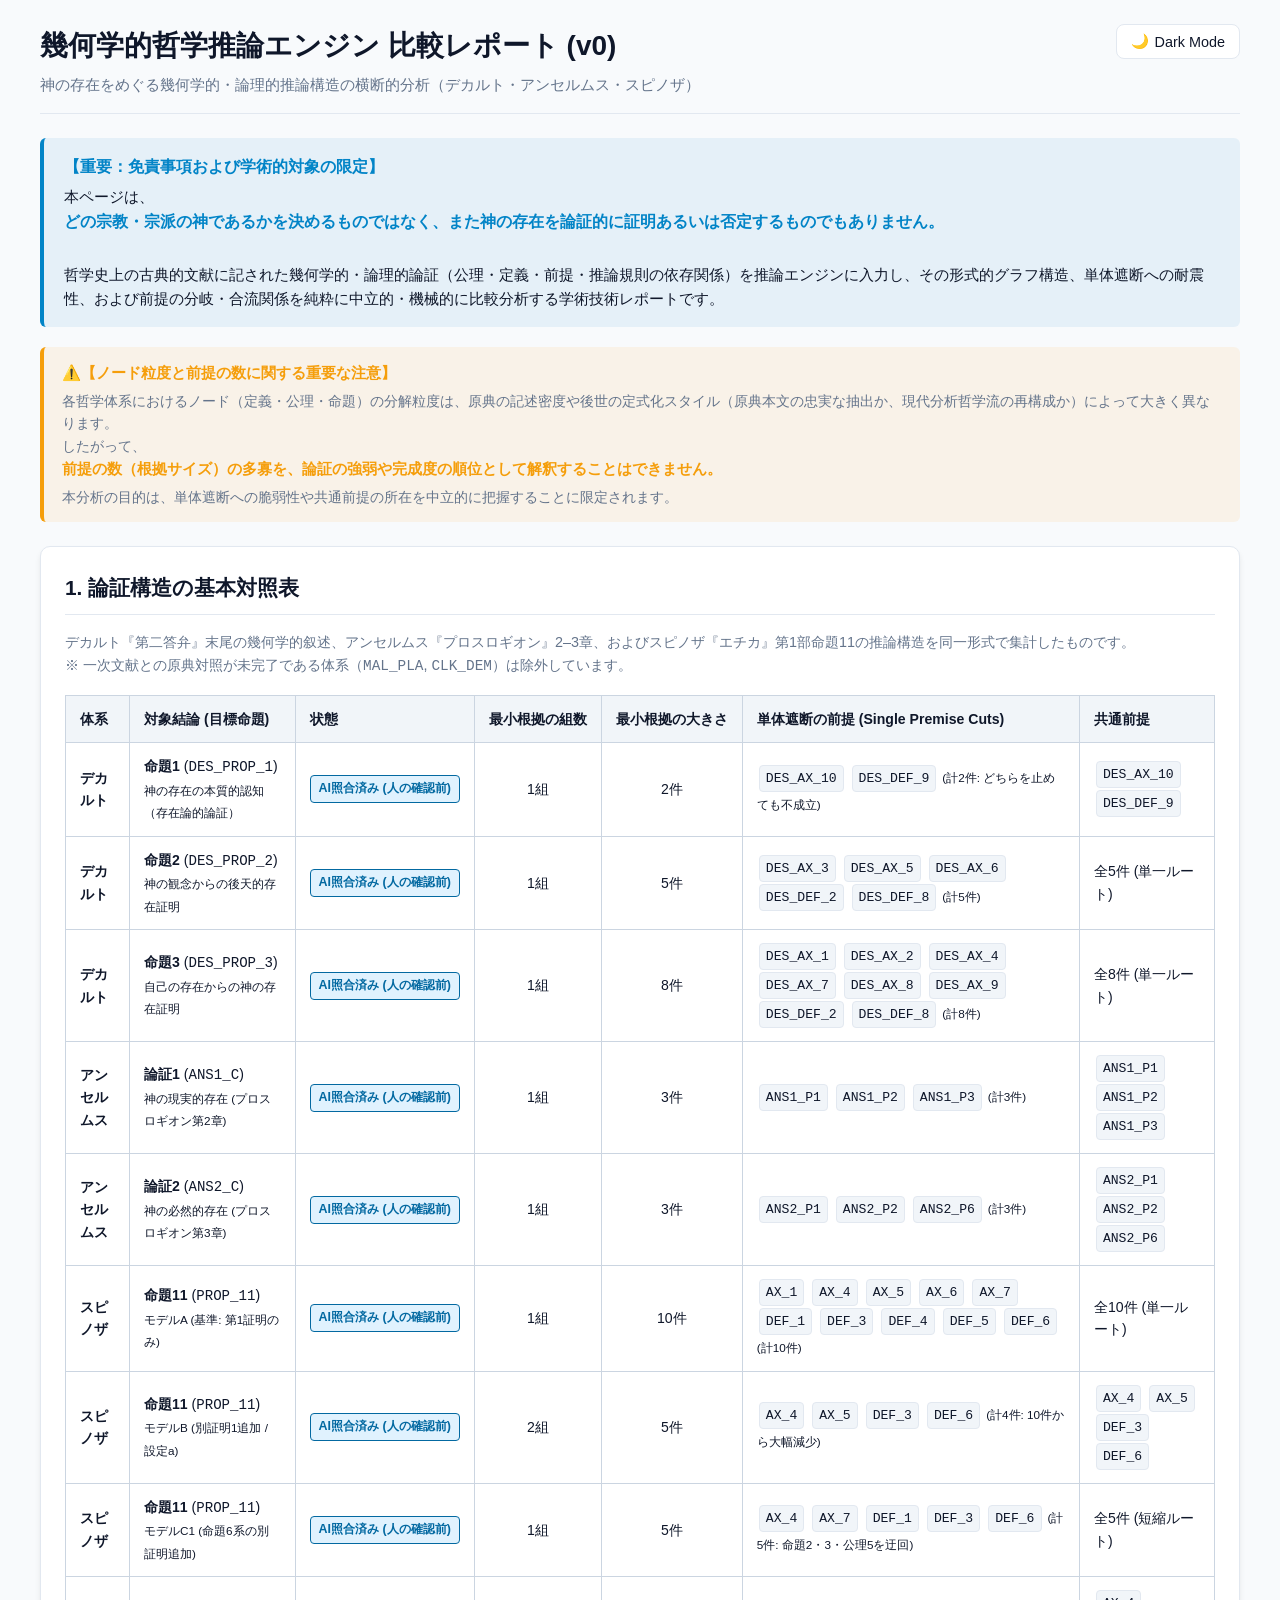
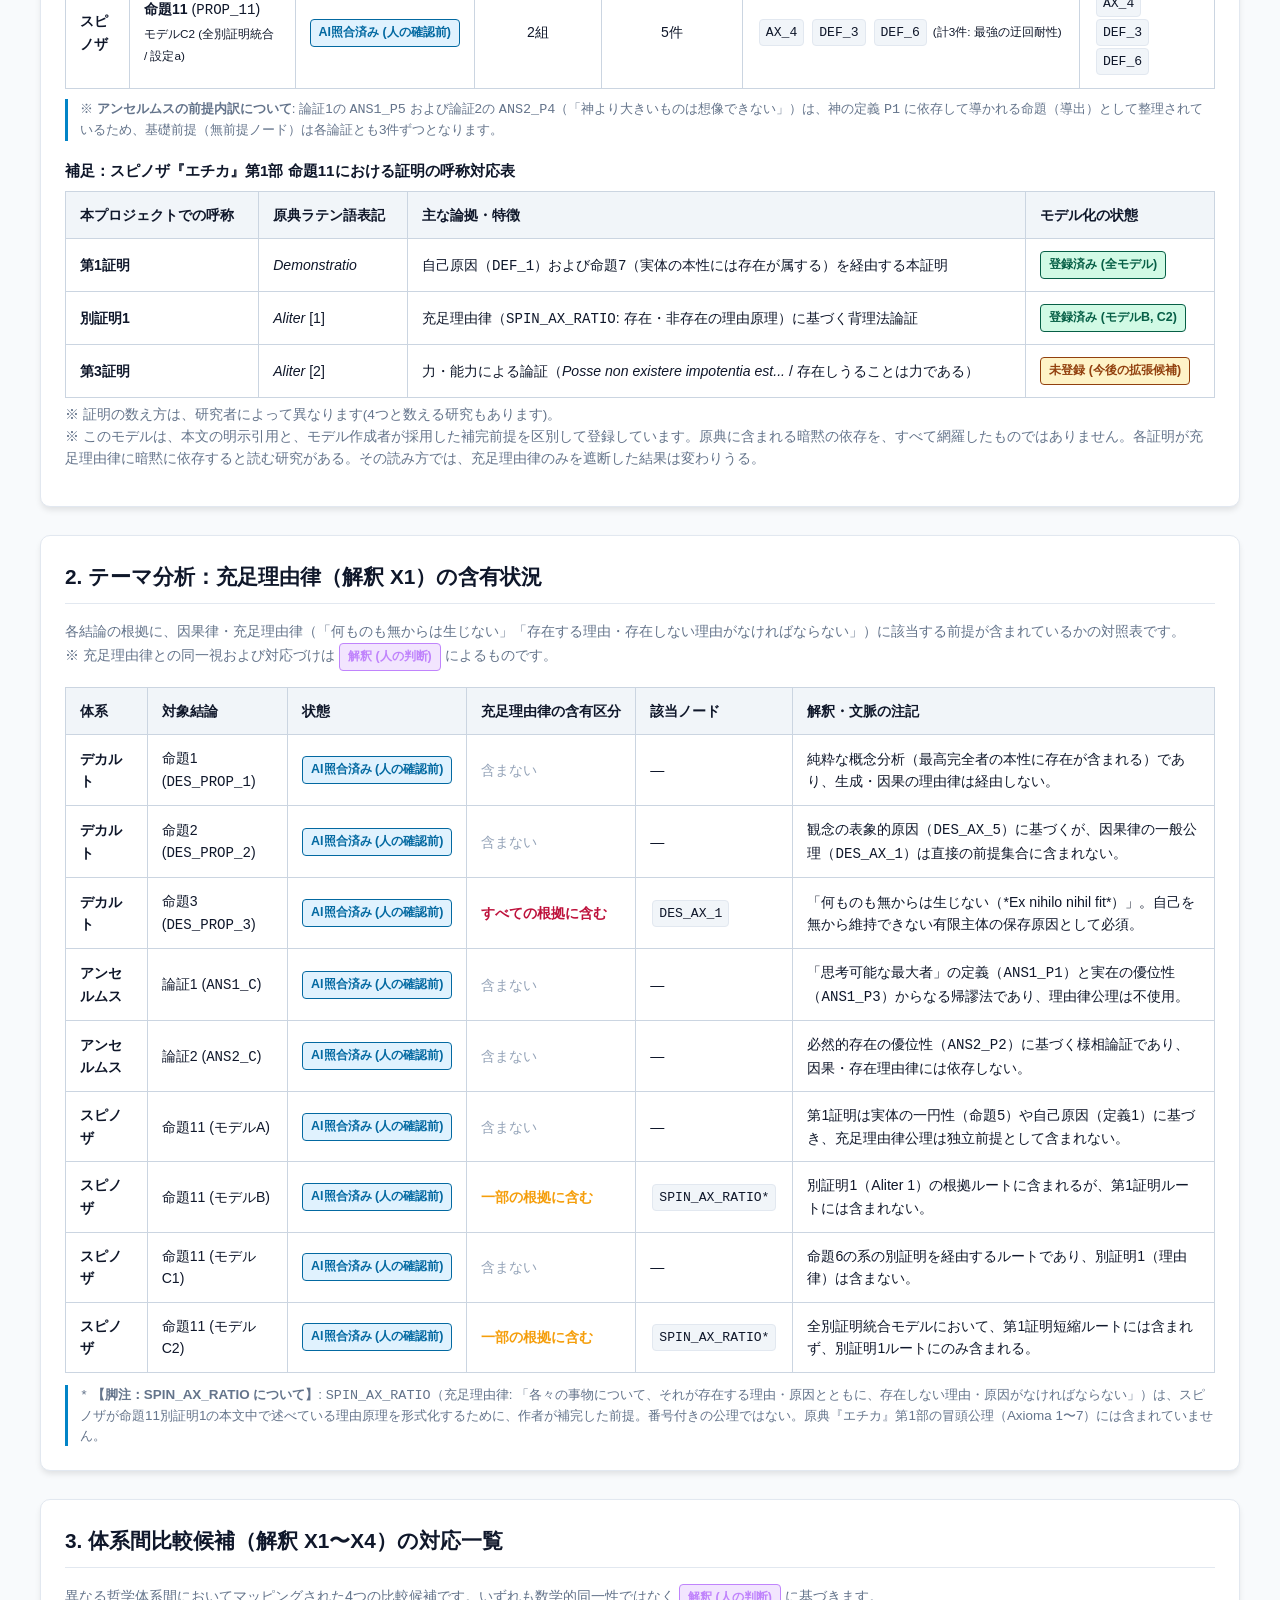
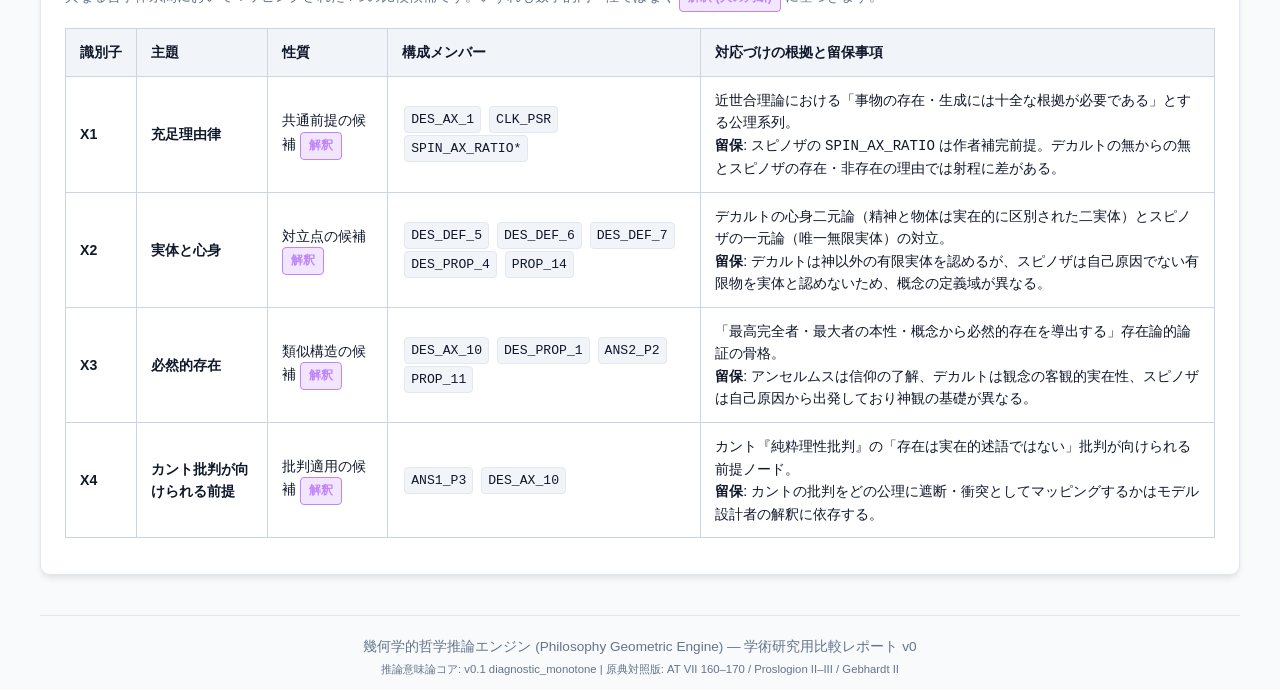
<file: web/comparison_v0.html>
<!DOCTYPE html>
<html lang="ja">
<head>
  <meta charset="UTF-8">
  <meta name="viewport" content="width=device-width, initial-scale=1.0">
  <title>神の存在をめぐる論証 比較レポート (v0) | 幾何学的哲学推論エンジン</title>
  <style>
    :root {
      --bg-color: #0f141c;
      --card-bg: #161e2e;
      --card-border: #233044;
      --text-main: #e2e8f0;
      --text-muted: #94a3b8;
      --accent: #38bdf8;
      --accent-rgb: 56, 189, 248;
      --badge-verified-bg: rgba(16, 185, 129, 0.15);
      --badge-verified-text: #34d399;
      --badge-ai-bg: rgba(56, 189, 248, 0.15);
      --badge-ai-text: #38bdf8;
      --badge-unverified-bg: rgba(245, 158, 11, 0.15);
      --badge-unverified-text: #fbbf24;
      --table-header-bg: #1e293b;
      --table-row-hover: #1e293b;
      --table-border: #334155;
      --tag-bg: #1e293b;
      --psr-yes: #f43f5e;
      --psr-no: #64748b;
    }

    [data-theme="light"] {
      --bg-color: #f8fafc;
      --card-bg: #ffffff;
      --card-border: #e2e8f0;
      --text-main: #0f172a;
      --text-muted: #64748b;
      --accent: #0284c7;
      --accent-rgb: 2, 132, 199;
      --badge-verified-bg: #d1fae5;
      --badge-verified-text: #065f46;
      --badge-ai-bg: #e0f2fe;
      --badge-ai-text: #0369a1;
      --badge-unverified-bg: #fef3c7;
      --badge-unverified-text: #92400e;
      --table-header-bg: #f1f5f9;
      --table-row-hover: #f8fafc;
      --table-border: #cbd5e1;
      --tag-bg: #f1f5f9;
      --psr-yes: #be123c;
      --psr-no: #94a3b8;
    }

    * {
      box-sizing: border-box;
      margin: 0;
      padding: 0;
    }

    body {
      font-family: -apple-system, BlinkMacSystemFont, "Segoe UI", Roboto, "Helvetica Neue", Arial, sans-serif;
      background-color: var(--bg-color);
      color: var(--text-main);
      line-height: 1.6;
      padding: 24px;
      transition: background-color 0.2s ease, color 0.2s ease;
    }

    .container {
      max-width: 1200px;
      margin: 0 auto;
    }

    /* ヘッダー */
    header {
      display: flex;
      justify-content: space-between;
      align-items: flex-start;
      margin-bottom: 24px;
      border-bottom: 1px solid var(--card-border);
      padding-bottom: 16px;
    }

    .header-title h1 {
      font-size: 1.75rem;
      font-weight: 700;
      color: var(--text-main);
      display: flex;
      align-items: center;
      gap: 12px;
    }

    .header-title p {
      font-size: 0.95rem;
      color: var(--text-muted);
      margin-top: 4px;
    }

    .theme-toggle-btn {
      background: var(--card-bg);
      border: 1px solid var(--card-border);
      color: var(--text-main);
      padding: 8px 14px;
      border-radius: 8px;
      cursor: pointer;
      font-size: 0.9rem;
      font-weight: 500;
      display: flex;
      align-items: center;
      gap: 6px;
      transition: all 0.2s;
    }

    .theme-toggle-btn:hover {
      border-color: var(--accent);
    }

    /* 免責事項・警告カード */
    .disclaimer-card {
      background: rgba(var(--accent-rgb), 0.08);
      border-left: 4px solid var(--accent);
      padding: 16px 20px;
      border-radius: 6px;
      margin-bottom: 20px;
    }

    .disclaimer-card strong {
      display: block;
      color: var(--accent);
      font-size: 1rem;
      margin-bottom: 6px;
    }

    .disclaimer-card p {
      font-size: 0.92rem;
      color: var(--text-main);
    }

    .warning-card {
      background: rgba(245, 158, 11, 0.08);
      border-left: 4px solid #f59e0b;
      padding: 14px 18px;
      border-radius: 6px;
      margin-bottom: 24px;
    }

    .warning-card strong {
      color: #f59e0b;
      font-size: 0.95rem;
      display: block;
      margin-bottom: 4px;
    }

    .warning-card p {
      font-size: 0.88rem;
      color: var(--text-muted);
    }

    /* セクション */
    section {
      background: var(--card-bg);
      border: 1px solid var(--card-border);
      border-radius: 10px;
      padding: 24px;
      margin-bottom: 28px;
      box-shadow: 0 4px 6px -1px rgba(0, 0, 0, 0.1);
    }

    section h2 {
      font-size: 1.3rem;
      font-weight: 600;
      margin-bottom: 16px;
      display: flex;
      align-items: center;
      gap: 8px;
      color: var(--text-main);
      border-bottom: 1px solid var(--card-border);
      padding-bottom: 10px;
    }

    .section-desc {
      font-size: 0.9rem;
      color: var(--text-muted);
      margin-bottom: 16px;
    }

    /* テーブル */
    .table-responsive {
      overflow-x: auto;
      margin-bottom: 12px;
    }

    table {
      width: 100%;
      border-collapse: collapse;
      font-size: 0.88rem;
      text-align: left;
    }

    th, td {
      padding: 12px 14px;
      border: 1px solid var(--table-border);
    }

    th {
      background-color: var(--table-header-bg);
      font-weight: 600;
      color: var(--text-main);
      white-space: nowrap;
    }

    tr:hover {
      background-color: var(--table-row-hover);
    }

    /* バッジ */
    .badge {
      display: inline-block;
      padding: 3px 8px;
      border-radius: 4px;
      font-size: 0.78rem;
      font-weight: 600;
      white-space: nowrap;
    }

    .badge-verified {
      background-color: var(--badge-verified-bg);
      color: var(--badge-verified-text);
      border: 1px solid var(--badge-verified-text);
    }

    .badge-ai {
      background-color: var(--badge-ai-bg);
      color: var(--badge-ai-text);
      border: 1px solid var(--badge-ai-text);
    }

    .badge-unverified {
      background-color: var(--badge-unverified-bg);
      color: var(--badge-unverified-text);
      border: 1px solid var(--badge-unverified-text);
    }

    .badge-interpretive {
      background-color: rgba(168, 85, 247, 0.15);
      color: #c084fc;
      border: 1px solid #c084fc;
    }

    /* ノードタグ */
    .node-code {
      font-family: ui-monospace, SFMono-Regular, Menlo, Monaco, Consolas, monospace;
      font-size: 0.82rem;
      background: var(--tag-bg);
      padding: 2px 6px;
      border-radius: 4px;
      border: 1px solid var(--card-border);
      display: inline-block;
      margin: 1px 2px;
    }

    .psr-partial {
      color: #f59e0b;
      font-weight: 700;
    }

    .psr-yes {
      color: var(--psr-yes);
      font-weight: 700;
    }

    .psr-no {
      color: var(--psr-no);
    }

    footer {
      text-align: center;
      font-size: 0.85rem;
      color: var(--text-muted);
      margin-top: 40px;
      padding-top: 20px;
      border-top: 1px solid var(--card-border);
    }
  </style>
</head>
<body>
  <div class="container">
    <!-- ヘッダー -->
    <header>
      <div class="header-title">
        <h1>幾何学的哲学推論エンジン 比較レポート (v0)</h1>
        <p>神の存在をめぐる幾何学的・論理的推論構造の横断的分析（デカルト・アンセルムス・スピノザ）</p>
      </div>
      <button class="theme-toggle-btn" id="themeToggleBtn" onclick="toggleTheme()">
        <span id="themeIcon">☀️</span> <span id="themeText">Light Mode</span>
      </button>
    </header>

    <!-- 冒頭の免責事項 -->
    <div class="disclaimer-card">
      <strong>【重要：免責事項および学術的対象の限定】</strong>
      <p>
        本ページは、<strong>どの宗教・宗派の神であるかを決めるものではなく、また神の存在を論証的に証明あるいは否定するものでもありません。</strong><br>
        哲学史上の古典的文献に記された幾何学的・論理的論証（公理・定義・前提・推論規則の依存関係）を推論エンジンに入力し、その形式的グラフ構造、単体遮断への耐震性、および前提の分岐・合流関係を純粋に中立的・機械的に比較分析する学術技術レポートです。
      </p>
    </div>

    <!-- 表の上：前提数とノード粒度に関する注意 -->
    <div class="warning-card">
      <strong>⚠️【ノード粒度と前提の数に関する重要な注意】</strong>
      <p>
        各哲学体系におけるノード（定義・公理・命題）の分解粒度は、原典の記述密度や後世の定式化スタイル（原典本文の忠実な抽出か、現代分析哲学流の再構成か）によって大きく異なります。<br>
        したがって、<strong>前提の数（根拠サイズ）の多寡を、論証の強弱や完成度の順位として解釈することはできません。</strong> 本分析の目的は、単体遮断への脆弱性や共通前提の所在を中立的に把握することに限定されます。
      </p>
    </div>

    <!-- 第1部：基本対照表 -->
    <section>
      <h2>1. 論証構造の基本対照表</h2>
      <p class="section-desc">
        デカルト『第二答弁』末尾の幾何学的叙述、アンセルムス『プロスロギオン』2–3章、およびスピノザ『エチカ』第1部命題11の推論構造を同一形式で集計したものです。<br>
        ※ 一次文献との原典対照が未完了である体系（<code>MAL_PLA</code>, <code>CLK_DEM</code>）は除外しています。
      </p>

      <div class="table-responsive">
        <table>
          <thead>
            <tr>
              <th>体系</th>
              <th>対象結論 (目標命題)</th>
              <th>状態</th>
              <th>最小根拠の組数</th>
              <th>最小根拠の大きさ</th>
              <th>単体遮断の前提 (Single Premise Cuts)</th>
              <th>共通前提</th>
            </tr>
          </thead>
          <tbody>
            <tr>
              <td><strong>デカルト</strong></td>
              <td>
                <strong>命題1</strong> (<code>DES_PROP_1</code>)<br>
                <small>神の存在の本質的認知（存在論的論証）</small>
              </td>
              <td><span class="badge badge-ai">AI照合済み (人の確認前)</span></td>
              <td style="text-align: center;">1組</td>
              <td style="text-align: center;">2件</td>
              <td>
                <span class="node-code">DES_AX_10</span>
                <span class="node-code">DES_DEF_9</span>
                <small>(計2件: どちらを止めても不成立)</small>
              </td>
              <td><span class="node-code">DES_AX_10</span> <span class="node-code">DES_DEF_9</span></td>
            </tr>
            <tr>
              <td><strong>デカルト</strong></td>
              <td>
                <strong>命題2</strong> (<code>DES_PROP_2</code>)<br>
                <small>神の観念からの後天的存在証明</small>
              </td>
              <td><span class="badge badge-ai">AI照合済み (人の確認前)</span></td>
              <td style="text-align: center;">1組</td>
              <td style="text-align: center;">5件</td>
              <td>
                <span class="node-code">DES_AX_3</span>
                <span class="node-code">DES_AX_5</span>
                <span class="node-code">DES_AX_6</span>
                <span class="node-code">DES_DEF_2</span>
                <span class="node-code">DES_DEF_8</span>
                <small>(計5件)</small>
              </td>
              <td>全5件 (単一ルート)</td>
            </tr>
            <tr>
              <td><strong>デカルト</strong></td>
              <td>
                <strong>命題3</strong> (<code>DES_PROP_3</code>)<br>
                <small>自己の存在からの神の存在証明</small>
              </td>
              <td><span class="badge badge-ai">AI照合済み (人の確認前)</span></td>
              <td style="text-align: center;">1組</td>
              <td style="text-align: center;">8件</td>
              <td>
                <span class="node-code">DES_AX_1</span>
                <span class="node-code">DES_AX_2</span>
                <span class="node-code">DES_AX_4</span>
                <span class="node-code">DES_AX_7</span>
                <span class="node-code">DES_AX_8</span>
                <span class="node-code">DES_AX_9</span>
                <span class="node-code">DES_DEF_2</span>
                <span class="node-code">DES_DEF_8</span>
                <small>(計8件)</small>
              </td>
              <td>全8件 (単一ルート)</td>
            </tr>
            <tr>
              <td><strong>アンセルムス</strong></td>
              <td>
                <strong>論証1</strong> (<code>ANS1_C</code>)<br>
                <small>神の現実的存在 (プロスロギオン第2章)</small>
              </td>
              <td><span class="badge badge-ai">AI照合済み (人の確認前)</span></td>
              <td style="text-align: center;">1組</td>
              <td style="text-align: center;">3件</td>
              <td>
                <span class="node-code">ANS1_P1</span>
                <span class="node-code">ANS1_P2</span>
                <span class="node-code">ANS1_P3</span>
                <small>(計3件)</small>
              </td>
              <td><span class="node-code">ANS1_P1</span> <span class="node-code">ANS1_P2</span> <span class="node-code">ANS1_P3</span></td>
            </tr>
            <tr>
              <td><strong>アンセルムス</strong></td>
              <td>
                <strong>論証2</strong> (<code>ANS2_C</code>)<br>
                <small>神の必然的存在 (プロスロギオン第3章)</small>
              </td>
              <td><span class="badge badge-ai">AI照合済み (人の確認前)</span></td>
              <td style="text-align: center;">1組</td>
              <td style="text-align: center;">3件</td>
              <td>
                <span class="node-code">ANS2_P1</span>
                <span class="node-code">ANS2_P2</span>
                <span class="node-code">ANS2_P6</span>
                <small>(計3件)</small>
              </td>
              <td><span class="node-code">ANS2_P1</span> <span class="node-code">ANS2_P2</span> <span class="node-code">ANS2_P6</span></td>
            </tr>
            <tr>
              <td><strong>スピノザ</strong></td>
              <td>
                <strong>命題11</strong> (<code>PROP_11</code>)<br>
                <small>モデルA (基準: 第1証明のみ)</small>
              </td>
              <td><span class="badge badge-ai">AI照合済み (人の確認前)</span></td>
              <td style="text-align: center;">1組</td>
              <td style="text-align: center;">10件</td>
              <td>
                <span class="node-code">AX_1</span> <span class="node-code">AX_4</span> <span class="node-code">AX_5</span> <span class="node-code">AX_6</span> <span class="node-code">AX_7</span>
                <span class="node-code">DEF_1</span> <span class="node-code">DEF_3</span> <span class="node-code">DEF_4</span> <span class="node-code">DEF_5</span> <span class="node-code">DEF_6</span>
                <small>(計10件)</small>
              </td>
              <td>全10件 (単一ルート)</td>
            </tr>
            <tr>
              <td><strong>スピノザ</strong></td>
              <td>
                <strong>命題11</strong> (<code>PROP_11</code>)<br>
                <small>モデルB (別証明1追加 / 設定a)</small>
              </td>
              <td><span class="badge badge-ai">AI照合済み (人の確認前)</span></td>
              <td style="text-align: center;">2組</td>
              <td style="text-align: center;">5件</td>
              <td>
                <span class="node-code">AX_4</span> <span class="node-code">AX_5</span> <span class="node-code">DEF_3</span> <span class="node-code">DEF_6</span>
                <small>(計4件: 10件から大幅減少)</small>
              </td>
              <td><span class="node-code">AX_4</span> <span class="node-code">AX_5</span> <span class="node-code">DEF_3</span> <span class="node-code">DEF_6</span></td>
            </tr>
            <tr>
              <td><strong>スピノザ</strong></td>
              <td>
                <strong>命題11</strong> (<code>PROP_11</code>)<br>
                <small>モデルC1 (命題6系の別証明追加)</small>
              </td>
              <td><span class="badge badge-ai">AI照合済み (人の確認前)</span></td>
              <td style="text-align: center;">1組</td>
              <td style="text-align: center;">5件</td>
              <td>
                <span class="node-code">AX_4</span> <span class="node-code">AX_7</span> <span class="node-code">DEF_1</span> <span class="node-code">DEF_3</span> <span class="node-code">DEF_6</span>
                <small>(計5件: 命題2・3・公理5を迂回)</small>
              </td>
              <td>全5件 (短縮ルート)</td>
            </tr>
            <tr>
              <td><strong>スピノザ</strong></td>
              <td>
                <strong>命題11</strong> (<code>PROP_11</code>)<br>
                <small>モデルC2 (全別証明統合 / 設定a)</small>
              </td>
              <td><span class="badge badge-ai">AI照合済み (人の確認前)</span></td>
              <td style="text-align: center;">2組</td>
              <td style="text-align: center;">5件</td>
              <td>
                <span class="node-code">AX_4</span> <span class="node-code">DEF_3</span> <span class="node-code">DEF_6</span>
                <small>(計3件: 最強の迂回耐性)</small>
              </td>
              <td><span class="node-code">AX_4</span> <span class="node-code">DEF_3</span> <span class="node-code">DEF_6</span></td>
            </tr>
          </tbody>
        </table>
        <div style="font-size: 0.84rem; color: var(--text-muted); margin-top: 10px; line-height: 1.5; border-left: 3px solid var(--accent); padding-left: 12px;">
          <p>※ <strong>アンセルムスの前提内訳について</strong>: 論証1の <code>ANS1_P5</code> および論証2の <code>ANS2_P4</code>（「神より大きいものは想像できない」）は、神の定義 <code>P1</code> に依存して導かれる命題（導出）として整理されているため、基礎前提（無前提ノード）は各論証とも3件ずつとなります。</p>
        </div>

        <!-- スピノザ命題11の証明呼称対応表 -->
        <div style="margin-top: 18px;">
          <h3 style="font-size: 0.95rem; margin-bottom: 8px; color: var(--text-main);">補足：スピノザ『エチカ』第1部 命題11における証明の呼称対応表</h3>
          <table>
            <thead>
              <tr>
                <th>本プロジェクトでの呼称</th>
                <th>原典ラテン語表記</th>
                <th>主な論拠・特徴</th>
                <th>モデル化の状態</th>
              </tr>
            </thead>
            <tbody>
              <tr>
                <td><strong>第1証明</strong></td>
                <td><em>Demonstratio</em></td>
                <td>自己原因（<code>DEF_1</code>）および命題7（実体の本性には存在が属する）を経由する本証明</td>
                <td><span class="badge badge-verified">登録済み (全モデル)</span></td>
              </tr>
              <tr>
                <td><strong>別証明1</strong></td>
                <td><em>Aliter</em> [1]</td>
                <td>充足理由律（<code>SPIN_AX_RATIO</code>: 存在・非存在の理由原理）に基づく背理法論証</td>
                <td><span class="badge badge-verified">登録済み (モデルB, C2)</span></td>
              </tr>
              <tr>
                <td><strong>第3証明</strong></td>
                <td><em>Aliter</em> [2]</td>
                <td>力・能力による論証（<em>Posse non existere impotentia est...</em> / 存在しうることは力である）</td>
                <td><span class="badge badge-unverified">未登録 (今後の拡張候補)</span></td>
              </tr>
            </tbody>
          </table>
        </div>
        <p style="font-size: 0.85rem; color: var(--text-muted); margin-top: 6px;">
          ※ 証明の数え方は、研究者によって異なります(4つと数える研究もあります)。<br>
          ※ このモデルは、本文の明示引用と、モデル作成者が採用した補完前提を区別して登録しています。原典に含まれる暗黙の依存を、すべて網羅したものではありません。各証明が充足理由律に暗黙に依存すると読む研究がある。その読み方では、充足理由律のみを遮断した結果は変わりうる。
        </p>
      </div>
    </section>

    <!-- 第2部：テーマ分析 充足理由律 -->
    <section>
      <h2>2. テーマ分析：充足理由律（解釈 X1）の含有状況</h2>
      <p class="section-desc">
        各結論の根拠に、因果律・充足理由律（「何ものも無からは生じない」「存在する理由・存在しない理由がなければならない」）に該当する前提が含まれているかの対照表です。<br>
        ※ 充足理由律との同一視および対応づけは <span class="badge badge-interpretive">解釈 (人の判断)</span> によるものです。
      </p>

      <div class="table-responsive">
        <table>
          <thead>
            <tr>
              <th>体系</th>
              <th>対象結論</th>
              <th>状態</th>
              <th>充足理由律の含有区分</th>
              <th>該当ノード</th>
              <th>解釈・文脈の注記</th>
            </tr>
          </thead>
          <tbody>
            <tr>
              <td><strong>デカルト</strong></td>
              <td>命題1 (<code>DES_PROP_1</code>)</td>
              <td><span class="badge badge-ai">AI照合済み (人の確認前)</span></td>
              <td><span class="psr-no">含まない</span></td>
              <td>—</td>
              <td>純粋な概念分析（最高完全者の本性に存在が含まれる）であり、生成・因果の理由律は経由しない。</td>
            </tr>
            <tr>
              <td><strong>デカルト</strong></td>
              <td>命題2 (<code>DES_PROP_2</code>)</td>
              <td><span class="badge badge-ai">AI照合済み (人の確認前)</span></td>
              <td><span class="psr-no">含まない</span></td>
              <td>—</td>
              <td>観念の表象的原因（<code>DES_AX_5</code>）に基づくが、因果律の一般公理（<code>DES_AX_1</code>）は直接の前提集合に含まれない。</td>
            </tr>
            <tr>
              <td><strong>デカルト</strong></td>
              <td>命題3 (<code>DES_PROP_3</code>)</td>
              <td><span class="badge badge-ai">AI照合済み (人の確認前)</span></td>
              <td><span class="psr-yes">すべての根拠に含む</span></td>
              <td><span class="node-code">DES_AX_1</span></td>
              <td>「何ものも無からは生じない（*Ex nihilo nihil fit*）」。自己を無から維持できない有限主体の保存原因として必須。</td>
            </tr>
            <tr>
              <td><strong>アンセルムス</strong></td>
              <td>論証1 (<code>ANS1_C</code>)</td>
              <td><span class="badge badge-ai">AI照合済み (人の確認前)</span></td>
              <td><span class="psr-no">含まない</span></td>
              <td>—</td>
              <td>「思考可能な最大者」の定義（<code>ANS1_P1</code>）と実在の優位性（<code>ANS1_P3</code>）からなる帰謬法であり、理由律公理は不使用。</td>
            </tr>
            <tr>
              <td><strong>アンセルムス</strong></td>
              <td>論証2 (<code>ANS2_C</code>)</td>
              <td><span class="badge badge-ai">AI照合済み (人の確認前)</span></td>
              <td><span class="psr-no">含まない</span></td>
              <td>—</td>
              <td>必然的存在の優位性（<code>ANS2_P2</code>）に基づく様相論証であり、因果・存在理由律には依存しない。</td>
            </tr>
            <tr>
              <td><strong>スピノザ</strong></td>
              <td>命題11 (モデルA)</td>
              <td><span class="badge badge-ai">AI照合済み (人の確認前)</span></td>
              <td><span class="psr-no">含まない</span></td>
              <td>—</td>
              <td>第1証明は実体の一円性（命題5）や自己原因（定義1）に基づき、充足理由律公理は独立前提として含まれない。</td>
            </tr>
            <tr>
              <td><strong>スピノザ</strong></td>
              <td>命題11 (モデルB)</td>
              <td><span class="badge badge-ai">AI照合済み (人の確認前)</span></td>
              <td><span class="psr-partial">一部の根拠に含む</span></td>
              <td><span class="node-code">SPIN_AX_RATIO*</span></td>
              <td>別証明1（Aliter 1）の根拠ルートに含まれるが、第1証明ルートには含まれない。</td>
            </tr>
            <tr>
              <td><strong>スピノザ</strong></td>
              <td>命題11 (モデルC1)</td>
              <td><span class="badge badge-ai">AI照合済み (人の確認前)</span></td>
              <td><span class="psr-no">含まない</span></td>
              <td>—</td>
              <td>命題6の系の別証明を経由するルートであり、別証明1（理由律）は含まない。</td>
            </tr>
            <tr>
              <td><strong>スピノザ</strong></td>
              <td>命題11 (モデルC2)</td>
              <td><span class="badge badge-ai">AI照合済み (人の確認前)</span></td>
              <td><span class="psr-partial">一部の根拠に含む</span></td>
              <td><span class="node-code">SPIN_AX_RATIO*</span></td>
              <td>全別証明統合モデルにおいて、第1証明短縮ルートには含まれず、別証明1ルートにのみ含まれる。</td>
            </tr>
          </tbody>
        </table>
      </div>
      <div style="font-size: 0.84rem; color: var(--text-muted); margin-top: 12px; line-height: 1.5; border-left: 3px solid var(--accent); padding-left: 12px;">
        <p><code>*</code> <strong>【脚注：SPIN_AX_RATIO について】</strong>: <code>SPIN_AX_RATIO</code>（充足理由律: 「各々の事物について、それが存在する理由・原因とともに、存在しない理由・原因がなければならない」）は、スピノザが命題11別証明1の本文中で述べている理由原理を形式化するために、作者が補完した前提。番号付きの公理ではない。原典『エチカ』第1部の冒頭公理（Axioma 1〜7）には含まれていません。</p>
      </div>
    </section>

    <!-- 第3部：体系間比較候補（解釈 X1〜X4） -->
    <section>
      <h2>3. 体系間比較候補（解釈 X1〜X4）の対応一覧</h2>
      <p class="section-desc">
        異なる哲学体系間においてマッピングされた4つの比較候補です。いずれも数学的同一性ではなく <span class="badge badge-interpretive">解釈 (人の判断)</span> に基づきます。
      </p>

      <div class="table-responsive">
        <table>
          <thead>
            <tr>
              <th>識別子</th>
              <th>主題</th>
              <th>性質</th>
              <th>構成メンバー</th>
              <th>対応づけの根拠と留保事項</th>
            </tr>
          </thead>
          <tbody>
            <tr>
              <td><strong>X1</strong></td>
              <td><strong>充足理由律</strong></td>
              <td>共通前提の候補 <span class="badge badge-interpretive">解釈</span></td>
              <td>
                <span class="node-code">DES_AX_1</span>
                <span class="node-code">CLK_PSR</span>
                <span class="node-code">SPIN_AX_RATIO*</span>
              </td>
              <td>
                近世合理論における「事物の存在・生成には十全な根拠が必要である」とする公理系列。<br>
                <strong>留保</strong>: スピノザの <code>SPIN_AX_RATIO</code> は作者補完前提。デカルトの無からの無とスピノザの存在・非存在の理由では射程に差がある。
              </td>
            </tr>
            <tr>
              <td><strong>X2</strong></td>
              <td><strong>実体と心身</strong></td>
              <td>対立点の候補 <span class="badge badge-interpretive">解釈</span></td>
              <td>
                <span class="node-code">DES_DEF_5</span>
                <span class="node-code">DES_DEF_6</span>
                <span class="node-code">DES_DEF_7</span>
                <span class="node-code">DES_PROP_4</span>
                <span class="node-code">PROP_14</span>
              </td>
              <td>
                デカルトの心身二元論（精神と物体は実在的に区別された二実体）とスピノザの一元論（唯一無限実体）の対立。<br>
                <strong>留保</strong>: デカルトは神以外の有限実体を認めるが、スピノザは自己原因でない有限物を実体と認めないため、概念の定義域が異なる。
              </td>
            </tr>
            <tr>
              <td><strong>X3</strong></td>
              <td><strong>必然的存在</strong></td>
              <td>類似構造の候補 <span class="badge badge-interpretive">解釈</span></td>
              <td>
                <span class="node-code">DES_AX_10</span>
                <span class="node-code">DES_PROP_1</span>
                <span class="node-code">ANS2_P2</span>
                <span class="node-code">PROP_11</span>
              </td>
              <td>
                「最高完全者・最大者の本性・概念から必然的存在を導出する」存在論的論証の骨格。<br>
                <strong>留保</strong>: アンセルムスは信仰の了解、デカルトは観念の客観的実在性、スピノザは自己原因から出発しており神観の基礎が異なる。
              </td>
            </tr>
            <tr>
              <td><strong>X4</strong></td>
              <td><strong>カント批判が向けられる前提</strong></td>
              <td>批判適用の候補 <span class="badge badge-interpretive">解釈</span></td>
              <td>
                <span class="node-code">ANS1_P3</span>
                <span class="node-code">DES_AX_10</span>
              </td>
              <td>
                カント『純粋理性批判』の「存在は実在的述語ではない」批判が向けられる前提ノード。<br>
                <strong>留保</strong>: カントの批判をどの公理に遮断・衝突としてマッピングするかはモデル設計者の解釈に依存する。
              </td>
            </tr>
          </tbody>
        </table>
      </div>
    </section>

    <!-- フッター -->
    <footer>
      <p>幾何学的哲学推論エンジン (Philosophy Geometric Engine) — 学術研究用比較レポート v0</p>
      <p><small>推論意味論コア: v0.1 diagnostic_monotone | 原典対照版: AT VII 160–170 / Proslogion II–III / Gebhardt II</small></p>
    </footer>
  </div>

  <script>
    // テーマ切り替え機能
    function initTheme() {
      const savedTheme = localStorage.getItem("theme");
      if (savedTheme) {
        document.documentElement.setAttribute("data-theme", savedTheme);
        updateThemeUI(savedTheme);
      } else if (window.matchMedia && window.matchMedia("(prefers-color-scheme: light)").matches) {
        document.documentElement.setAttribute("data-theme", "light");
        updateThemeUI("light");
      } else {
        document.documentElement.setAttribute("data-theme", "dark");
        updateThemeUI("dark");
      }
    }

    function toggleTheme() {
      const current = document.documentElement.getAttribute("data-theme") || "dark";
      const next = current === "dark" ? "light" : "dark";
      document.documentElement.setAttribute("data-theme", next);
      localStorage.setItem("theme", next);
      updateThemeUI(next);
    }

    function updateThemeUI(theme) {
      const icon = document.getElementById("themeIcon");
      const text = document.getElementById("themeText");
      if (theme === "light") {
        icon.textContent = "🌙";
        text.textContent = "Dark Mode";
      } else {
        icon.textContent = "☀️";
        text.textContent = "Light Mode";
      }
    }

    // OS設定変更の検知
    if (window.matchMedia) {
      window.matchMedia("(prefers-color-scheme: light)").addEventListener("change", e => {
        if (!localStorage.getItem("theme")) {
          const next = e.matches ? "light" : "dark";
          document.documentElement.setAttribute("data-theme", next);
          updateThemeUI(next);
        }
      });
    }

    initTheme();
  </script>
</body>
</html>
</file>
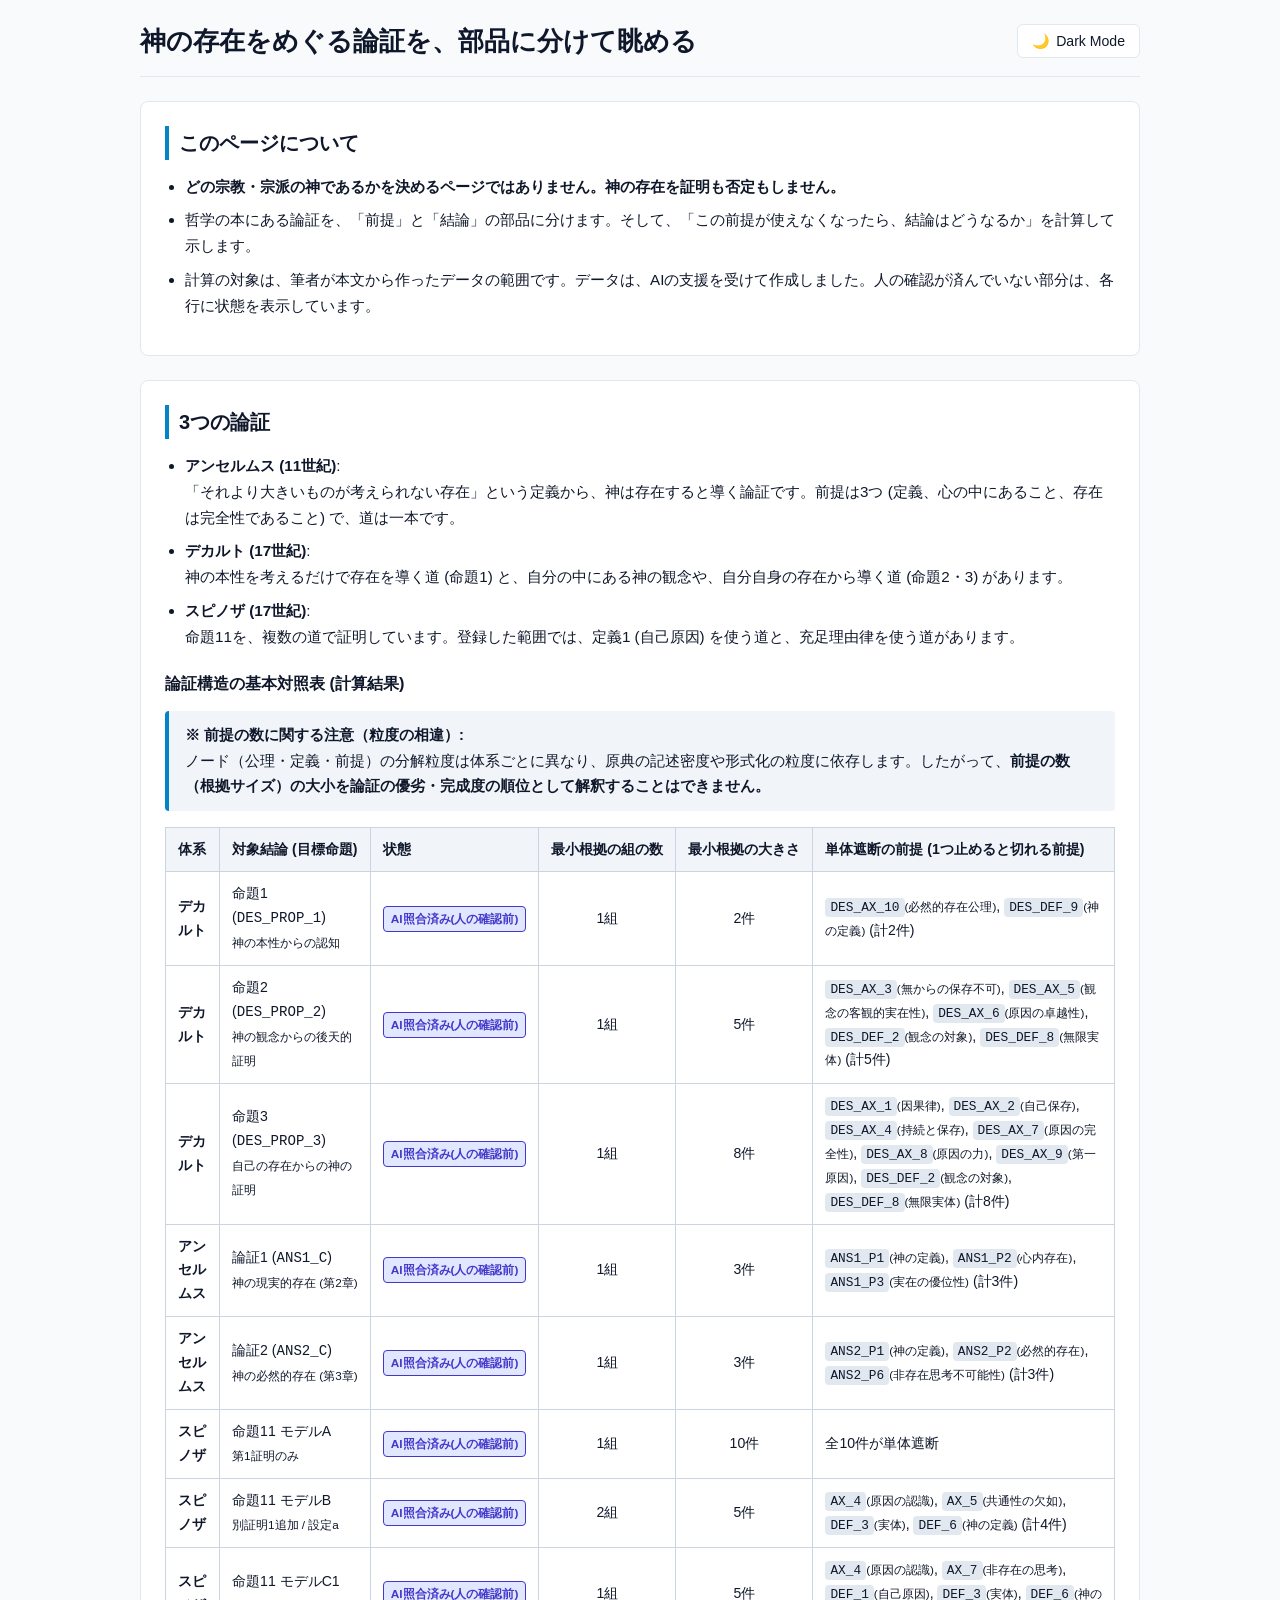
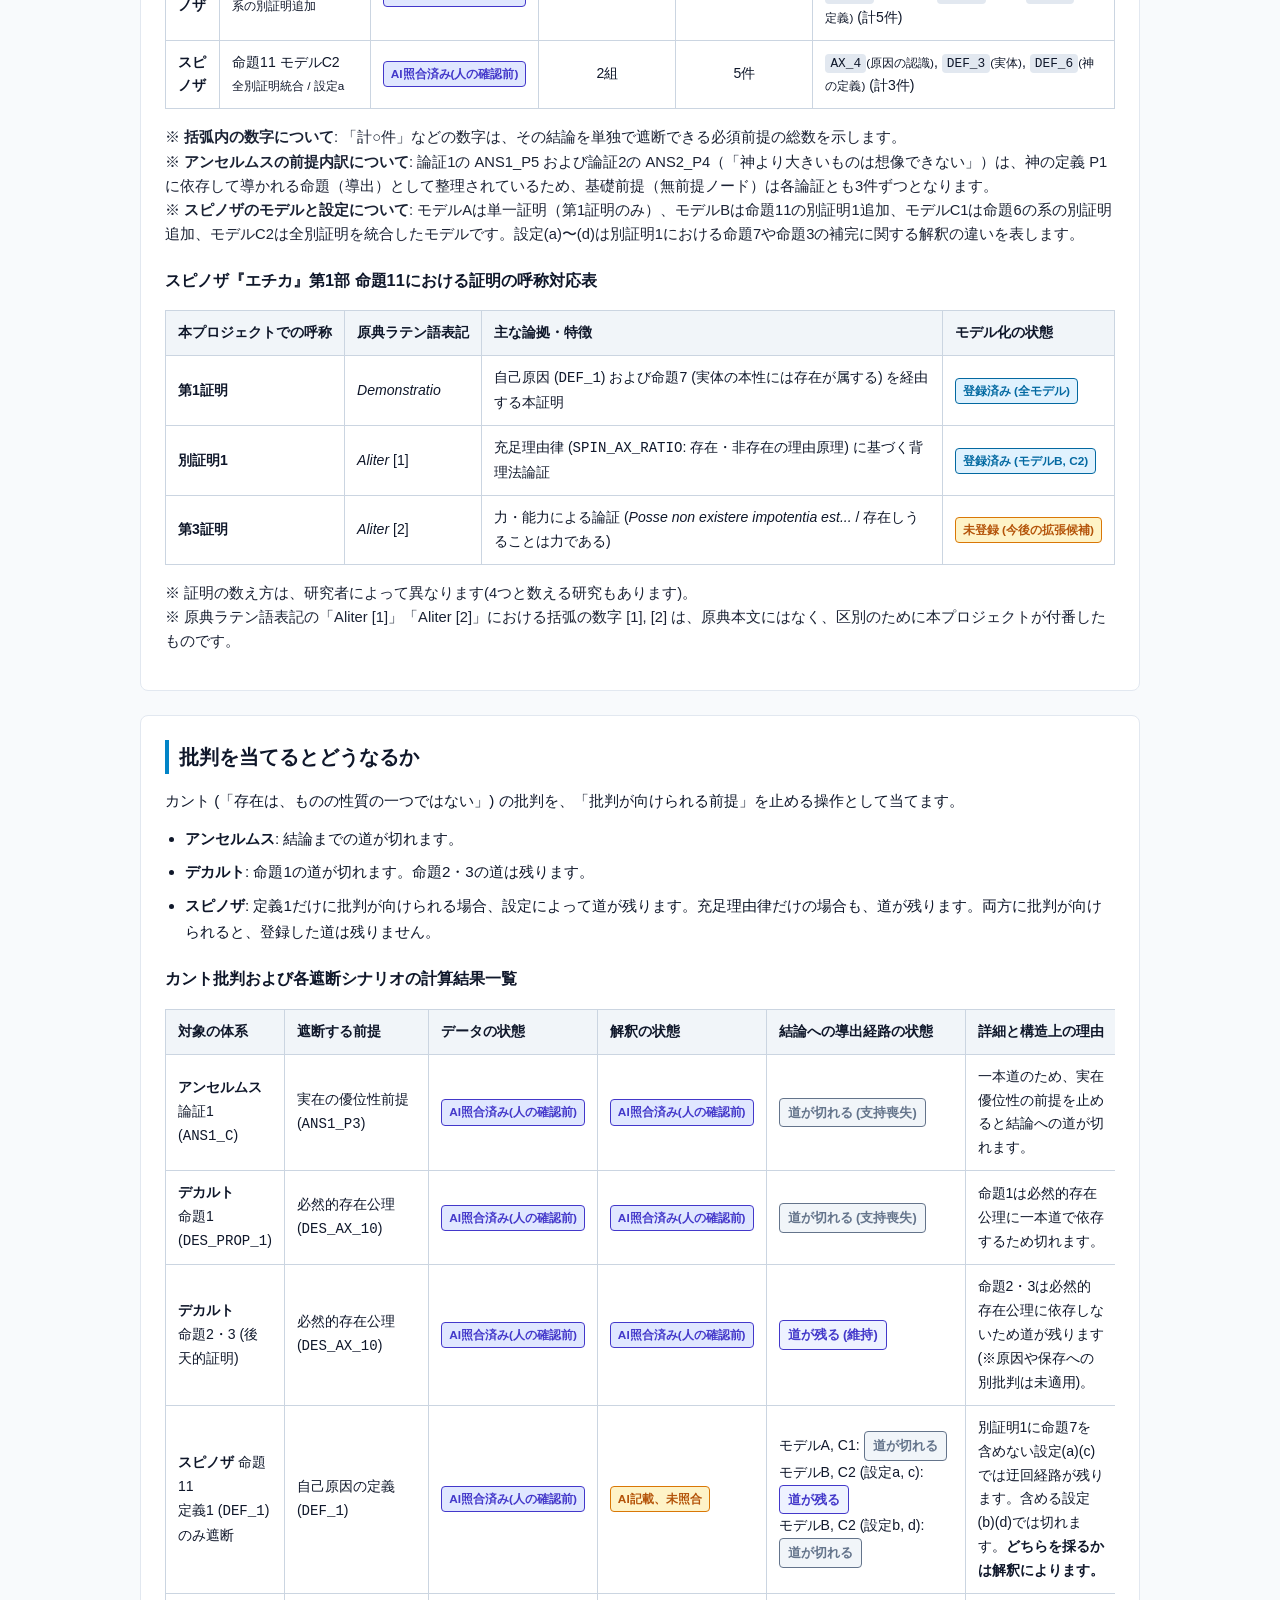
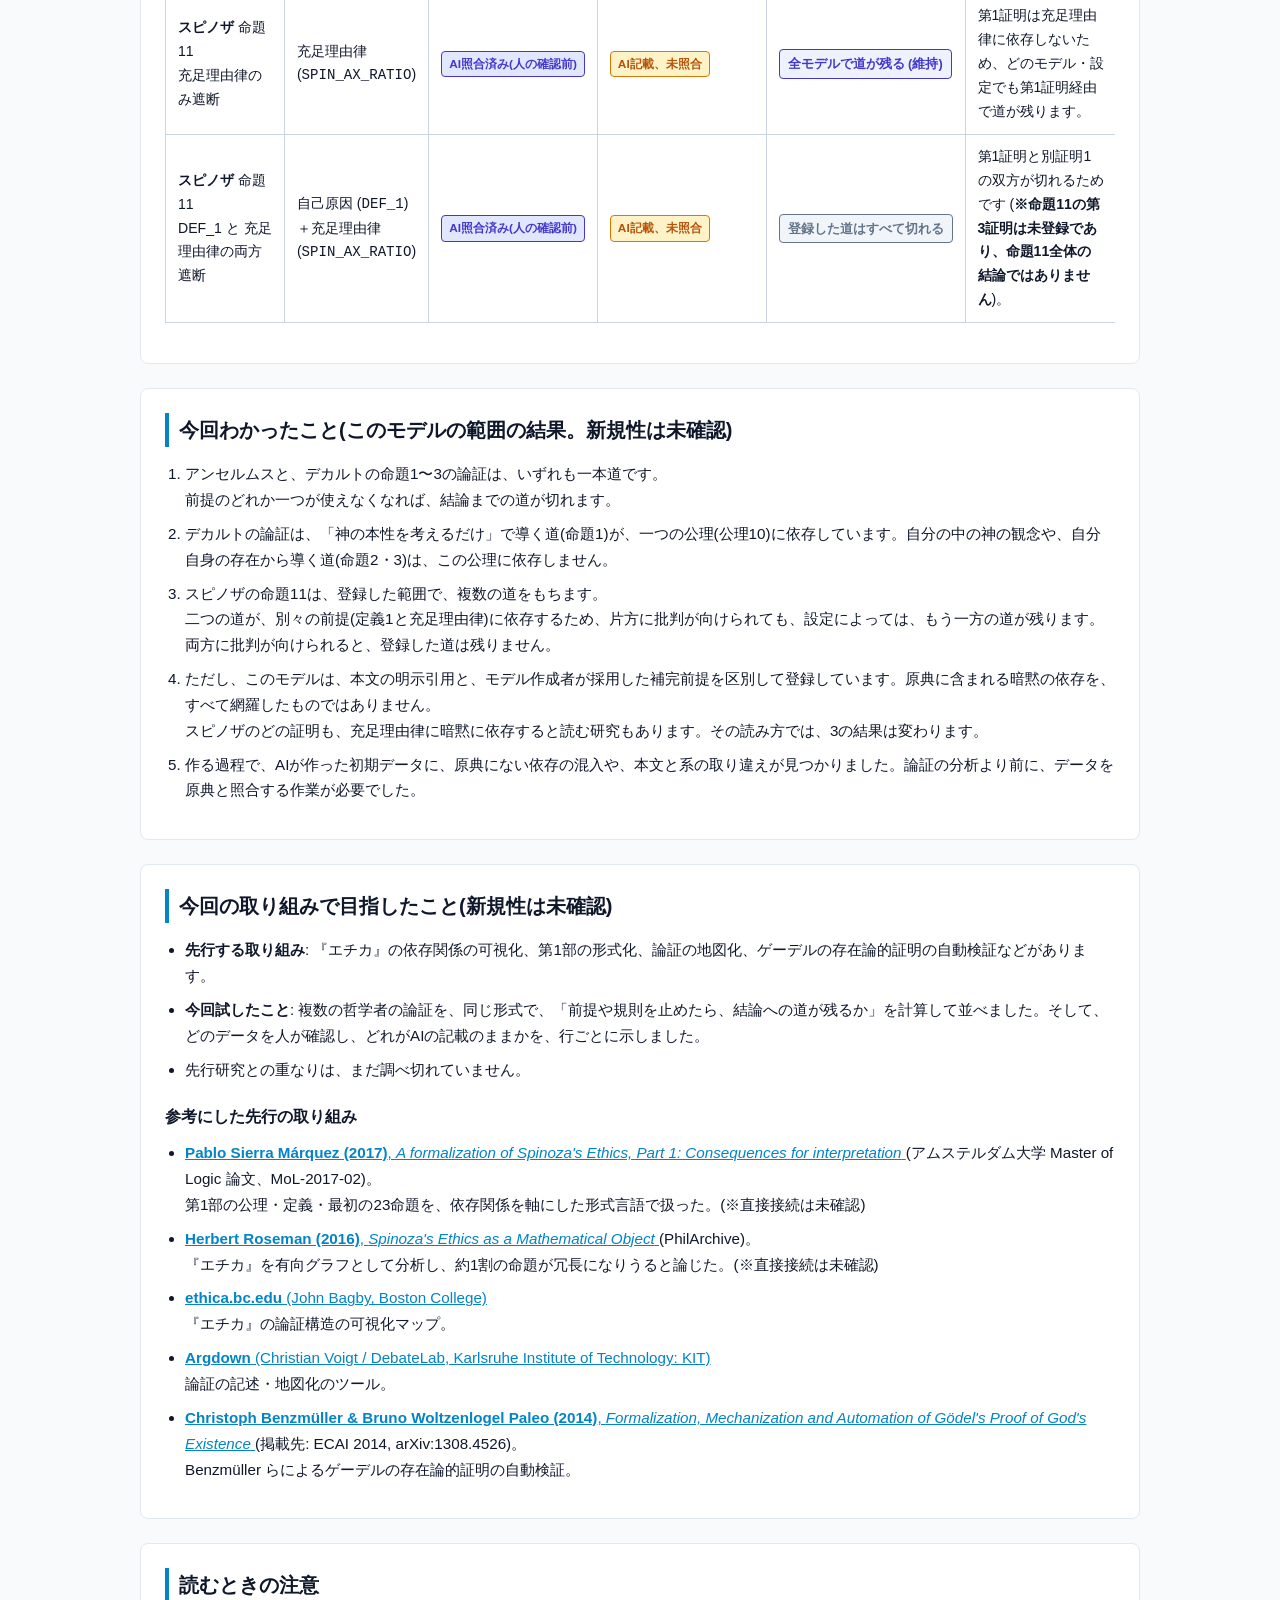
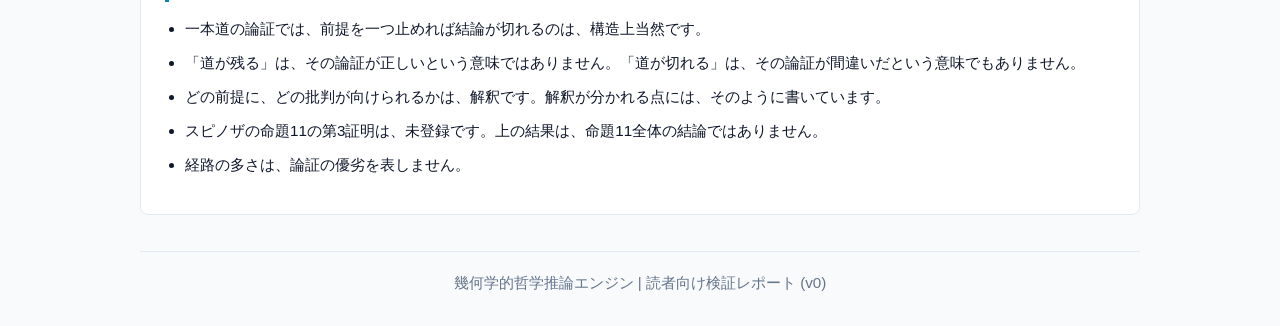
<file: web/reader_page_v0.html>
<!DOCTYPE html>
<html lang="ja">
<head>
  <meta charset="UTF-8">
  <meta name="viewport" content="width=device-width, initial-scale=1.0">
  <title>神の存在をめぐる論証を、部品に分けて眺める | 幾何学的哲学推論エンジン</title>
  <style>
    :root {
      --bg-color: #0f141c;
      --card-bg: #161e2e;
      --card-border: #233044;
      --text-main: #e2e8f0;
      --text-muted: #94a3b8;
      --accent: #38bdf8;
      --badge-verified-bg: rgba(56, 189, 248, 0.15);
      --badge-verified-text: #38bdf8;
      --badge-ai-bg: rgba(129, 140, 248, 0.15);
      --badge-ai-text: #818cf8;
      /* 未照合バッジ: 目につく橙の枠線と文字色 */
      --badge-unverified-bg: rgba(245, 158, 11, 0.15);
      --badge-unverified-text: #fbbf24;
      --badge-unverified-border: #f59e0b;
      --table-header-bg: #1e293b;
      --table-row-hover: #1e293b;
      --table-border: #334155;
      /* 中立な色調: 勝敗・優劣（赤/緑）を排除し、落ち着いたインディゴとスレートで表現 */
      --status-survive: #818cf8;
      --status-loss: #94a3b8;
      --status-survive-bg: rgba(129, 140, 248, 0.12);
      --status-loss-bg: rgba(148, 163, 184, 0.12);
    }

    [data-theme="light"] {
      --bg-color: #f8fafc;
      --card-bg: #ffffff;
      --card-border: #e2e8f0;
      --text-main: #0f172a;
      --text-muted: #64748b;
      --accent: #0284c7;
      --badge-verified-bg: #e0f2fe;
      --badge-verified-text: #0369a1;
      --badge-ai-bg: #e0e7ff;
      --badge-ai-text: #4338ca;
      --badge-unverified-bg: #fef3c7;
      --badge-unverified-text: #b45309;
      --badge-unverified-border: #d97706;
      --table-header-bg: #f1f5f9;
      --table-row-hover: #f8fafc;
      --table-border: #cbd5e1;
      --status-survive: #4338ca;
      --status-loss: #64748b;
      --status-survive-bg: #eef2ff;
      --status-loss-bg: #f1f5f9;
    }

    * {
      box-sizing: border-box;
      margin: 0;
      padding: 0;
    }

    body {
      font-family: -apple-system, BlinkMacSystemFont, "Segoe UI", Roboto, "Helvetica Neue", Arial, sans-serif;
      background-color: var(--bg-color);
      color: var(--text-main);
      line-height: 1.7;
      padding: 24px;
      transition: background-color 0.2s ease, color 0.2s ease;
    }

    .container {
      max-width: 1000px;
      margin: 0 auto;
    }

    header {
      display: flex;
      justify-content: space-between;
      align-items: flex-start;
      margin-bottom: 24px;
      border-bottom: 1px solid var(--card-border);
      padding-bottom: 16px;
      gap: 16px;
    }

    .header-title h1 {
      font-size: 1.65rem;
      font-weight: 700;
      color: var(--text-main);
      line-height: 1.35;
    }

    .theme-toggle-btn {
      background: var(--card-bg);
      border: 1px solid var(--card-border);
      color: var(--text-main);
      padding: 8px 14px;
      border-radius: 6px;
      cursor: pointer;
      font-size: 0.88rem;
      display: flex;
      align-items: center;
      gap: 6px;
      white-space: nowrap;
      flex-shrink: 0;
    }

    section {
      background: var(--card-bg);
      border: 1px solid var(--card-border);
      border-radius: 8px;
      padding: 24px;
      margin-bottom: 24px;
    }

    h2 {
      font-size: 1.25rem;
      font-weight: 600;
      margin-bottom: 14px;
      color: var(--text-main);
      border-left: 4px solid var(--accent);
      padding-left: 10px;
    }

    h3 {
      font-size: 1.02rem;
      font-weight: 600;
      margin: 20px 0 10px 0;
      color: var(--text-main);
    }

    p, ul, ol {
      margin-bottom: 12px;
      font-size: 0.95rem;
    }

    ul, ol {
      padding-left: 20px;
    }

    li {
      margin-bottom: 8px;
    }

    a {
      color: var(--accent);
      text-decoration: underline;
    }

    a:hover {
      text-decoration: none;
    }

    .table-responsive {
      overflow-x: auto;
      margin: 16px 0;
      -webkit-overflow-scrolling: touch;
    }

    table {
      width: 100%;
      border-collapse: collapse;
      font-size: 0.88rem;
      text-align: left;
    }

    th, td {
      padding: 10px 12px;
      border: 1px solid var(--table-border);
    }

    th {
      background-color: var(--table-header-bg);
      font-weight: 600;
      color: var(--text-main);
      white-space: nowrap;
    }

    tr:hover td {
      background-color: var(--table-row-hover);
    }

    .badge {
      display: inline-block;
      padding: 2px 7px;
      border-radius: 4px;
      font-size: 0.74rem;
      font-weight: 600;
      white-space: nowrap;
    }

    .badge-verified {
      background-color: var(--badge-verified-bg);
      color: var(--badge-verified-text);
      border: 1px solid var(--badge-verified-text);
    }

    .badge-ai {
      background-color: var(--badge-ai-bg);
      color: var(--badge-ai-text);
      border: 1px solid var(--badge-ai-text);
    }

    .badge-unverified {
      background-color: var(--badge-unverified-bg);
      color: var(--badge-unverified-text);
      border: 1px solid var(--badge-unverified-border);
      font-weight: 600;
    }

    .status-badge {
      display: inline-block;
      padding: 3px 8px;
      border-radius: 4px;
      font-size: 0.8rem;
      font-weight: 600;
      white-space: nowrap;
    }

    .status-survive {
      background-color: var(--status-survive-bg);
      color: var(--status-survive);
      border: 1px solid var(--status-survive);
    }

    .status-loss {
      background-color: var(--status-loss-bg);
      color: var(--status-loss);
      border: 1px solid var(--status-loss);
    }

    .node-code {
      font-family: ui-monospace, SFMono-Regular, Menlo, Monaco, Consolas, monospace;
      font-size: 0.8rem;
      background: var(--card-border);
      padding: 2px 5px;
      border-radius: 4px;
    }

    .notice-box {
      background: var(--table-header-bg);
      border-left: 4px solid var(--accent);
      padding: 12px 16px;
      border-radius: 4px;
      margin: 14px 0;
      font-size: 0.92rem;
      color: var(--text-main);
    }

    .table-note {
      font-size: 0.92rem;
      color: var(--text-main);
      opacity: 0.95;
      margin-top: 8px;
      line-height: 1.65;
    }

    /* スマホ幅 (640px以下) のカード化レイアウト */
    @media (max-width: 640px) {
      body {
        padding: 12px;
      }
      .container {
        width: 100%;
        max-width: 100%;
      }
      section {
        padding: 16px 12px;
      }
      .table-responsive {
        overflow-x: visible;
        margin: 12px 0;
      }
      .card-table,
      .card-table thead,
      .card-table tbody,
      .card-table th,
      .card-table td,
      .card-table tr {
        display: block;
        width: 100%;
      }
      .card-table thead {
        display: none;
      }
      .card-table tr {
        margin-bottom: 16px;
        background: var(--card-bg);
        border: 1px solid var(--card-border);
        border-radius: 8px;
        padding: 12px;
        box-shadow: 0 1px 3px rgba(0, 0, 0, 0.15);
      }
      .card-table td {
        display: flex;
        flex-direction: column;
        align-items: flex-start;
        padding: 8px 0;
        border: none;
        border-bottom: 1px solid var(--table-border);
        font-size: 0.9rem;
        gap: 4px;
        word-break: break-word;
      }
      .card-table td:last-child {
        border-bottom: none;
      }
      .card-table td::before {
        content: attr(data-label);
        font-weight: 700;
        font-size: 0.78rem;
        text-transform: uppercase;
        letter-spacing: 0.5px;
        color: var(--accent);
        margin-bottom: 2px;
      }
    }

    footer {
      text-align: center;
      font-size: 0.82rem;
      color: var(--text-muted);
      margin-top: 36px;
      padding-top: 18px;
      border-top: 1px solid var(--card-border);
    }
  </style>
</head>
<body>
  <div class="container">
    <header>
      <div class="header-title">
        <h1>神の存在をめぐる論証を、部品に分けて眺める</h1>
      </div>
      <button class="theme-toggle-btn" id="themeToggleBtn" onclick="toggleTheme()" aria-label="テーマ切り替え">
        <span id="themeIcon">☀️</span>
        <span id="themeText">Light Mode</span>
      </button>
    </header>

    <!-- セクション1: このページについて (免責事項・目的) -->
    <section>
      <h2>このページについて</h2>
      <ul>
        <li><strong>どの宗教・宗派の神であるかを決めるページではありません。神の存在を証明も否定もしません。</strong></li>
        <li>哲学の本にある論証を、「前提」と「結論」の部品に分けます。そして、「この前提が使えなくなったら、結論はどうなるか」を計算して示します。</li>
        <li>計算の対象は、筆者が本文から作ったデータの範囲です。データは、AIの支援を受けて作成しました。人の確認が済んでいない部分は、各行に状態を表示しています。</li>
      </ul>
    </section>

    <!-- セクション2: 3つの論証 -->
    <section>
      <h2>3つの論証</h2>
      <ul>
        <li><strong>アンセルムス (11世紀)</strong>:<br>
          「それより大きいものが考えられない存在」という定義から、神は存在すると導く論証です。前提は3つ (定義、心の中にあること、存在は完全性であること) で、道は一本です。</li>
        <li><strong>デカルト (17世紀)</strong>:<br>
          神の本性を考えるだけで存在を導く道 (命題1) と、自分の中にある神の観念や、自分自身の存在から導く道 (命題2・3) があります。</li>
        <li><strong>スピノザ (17世紀)</strong>:<br>
          命題11を、複数の道で証明しています。登録した範囲では、定義1 (自己原因) を使う道と、充足理由律を使う道があります。</li>
      </ul>

      <h3>論証構造の基本対照表 (計算結果)</h3>
      <div class="notice-box">
        <strong>※ 前提の数に関する注意（粒度の相違）:</strong><br>
        ノード（公理・定義・前提）の分解粒度は体系ごとに異なり、原典の記述密度や形式化の粒度に依存します。したがって、<strong>前提の数（根拠サイズ）の大小を論証の優劣・完成度の順位として解釈することはできません。</strong>
      </div>

      <div class="table-responsive">
        <table class="card-table">
          <thead>
            <tr>
              <th>体系</th>
              <th>対象結論 (目標命題)</th>
              <th>状態</th>
              <th>最小根拠の組の数</th>
              <th>最小根拠の大きさ</th>
              <th>単体遮断の前提 (1つ止めると切れる前提)</th>
            </tr>
          </thead>
          <tbody>
            <tr>
              <td data-label="体系"><strong>デカルト</strong></td>
              <td data-label="対象結論 (目標命題)">命題1 (<code>DES_PROP_1</code>)<br><small>神の本性からの認知</small></td>
              <td data-label="状態"><span class="badge badge-ai">AI照合済み(人の確認前)</span></td>
              <td data-label="最小根拠の組の数" style="text-align: center;">1組</td>
              <td data-label="最小根拠の大きさ" style="text-align: center;">2件</td>
              <td data-label="単体遮断の前提"><span class="node-code">DES_AX_10</span><small>(必然的存在公理)</small>, <span class="node-code">DES_DEF_9</span><small>(神の定義)</small> (計2件)</td>
            </tr>
            <tr>
              <td data-label="体系"><strong>デカルト</strong></td>
              <td data-label="対象結論 (目標命題)">命題2 (<code>DES_PROP_2</code>)<br><small>神の観念からの後天的証明</small></td>
              <td data-label="状態"><span class="badge badge-ai">AI照合済み(人の確認前)</span></td>
              <td data-label="最小根拠の組の数" style="text-align: center;">1組</td>
              <td data-label="最小根拠の大きさ" style="text-align: center;">5件</td>
              <td data-label="単体遮断の前提"><span class="node-code">DES_AX_3</span><small>(無からの保存不可)</small>, <span class="node-code">DES_AX_5</span><small>(観念の客観的実在性)</small>, <span class="node-code">DES_AX_6</span><small>(原因の卓越性)</small>, <span class="node-code">DES_DEF_2</span><small>(観念の対象)</small>, <span class="node-code">DES_DEF_8</span><small>(無限実体)</small> (計5件)</td>
            </tr>
            <tr>
              <td data-label="体系"><strong>デカルト</strong></td>
              <td data-label="対象結論 (目標命題)">命題3 (<code>DES_PROP_3</code>)<br><small>自己の存在からの神の証明</small></td>
              <td data-label="状態"><span class="badge badge-ai">AI照合済み(人の確認前)</span></td>
              <td data-label="最小根拠の組の数" style="text-align: center;">1組</td>
              <td data-label="最小根拠の大きさ" style="text-align: center;">8件</td>
              <td data-label="単体遮断の前提"><span class="node-code">DES_AX_1</span><small>(因果律)</small>, <span class="node-code">DES_AX_2</span><small>(自己保存)</small>, <span class="node-code">DES_AX_4</span><small>(持続と保存)</small>, <span class="node-code">DES_AX_7</span><small>(原因の完全性)</small>, <span class="node-code">DES_AX_8</span><small>(原因の力)</small>, <span class="node-code">DES_AX_9</span><small>(第一原因)</small>, <span class="node-code">DES_DEF_2</span><small>(観念の対象)</small>, <span class="node-code">DES_DEF_8</span><small>(無限実体)</small> (計8件)</td>
            </tr>
            <tr>
              <td data-label="体系"><strong>アンセルムス</strong></td>
              <td data-label="対象結論 (目標命題)">論証1 (<code>ANS1_C</code>)<br><small>神の現実的存在 (第2章)</small></td>
              <td data-label="状態"><span class="badge badge-ai">AI照合済み(人の確認前)</span></td>
              <td data-label="最小根拠の組の数" style="text-align: center;">1組</td>
              <td data-label="最小根拠の大きさ" style="text-align: center;">3件</td>
              <td data-label="単体遮断の前提"><span class="node-code">ANS1_P1</span><small>(神の定義)</small>, <span class="node-code">ANS1_P2</span><small>(心内存在)</small>, <span class="node-code">ANS1_P3</span><small>(実在の優位性)</small> (計3件)</td>
            </tr>
            <tr>
              <td data-label="体系"><strong>アンセルムス</strong></td>
              <td data-label="対象結論 (目標命題)">論証2 (<code>ANS2_C</code>)<br><small>神の必然的存在 (第3章)</small></td>
              <td data-label="状態"><span class="badge badge-ai">AI照合済み(人の確認前)</span></td>
              <td data-label="最小根拠の組の数" style="text-align: center;">1組</td>
              <td data-label="最小根拠の大きさ" style="text-align: center;">3件</td>
              <td data-label="単体遮断の前提"><span class="node-code">ANS2_P1</span><small>(神の定義)</small>, <span class="node-code">ANS2_P2</span><small>(必然的存在)</small>, <span class="node-code">ANS2_P6</span><small>(非存在思考不可能性)</small> (計3件)</td>
            </tr>
            <tr>
              <td data-label="体系"><strong>スピノザ</strong></td>
              <td data-label="対象結論 (目標命題)">命題11 モデルA<br><small>第1証明のみ</small></td>
              <td data-label="状態"><span class="badge badge-ai">AI照合済み(人の確認前)</span></td>
              <td data-label="最小根拠の組の数" style="text-align: center;">1組</td>
              <td data-label="最小根拠の大きさ" style="text-align: center;">10件</td>
              <td data-label="単体遮断の前提">全10件が単体遮断</td>
            </tr>
            <tr>
              <td data-label="体系"><strong>スピノザ</strong></td>
              <td data-label="対象結論 (目標命題)">命題11 モデルB<br><small>別証明1追加 / 設定a</small></td>
              <td data-label="状態"><span class="badge badge-ai">AI照合済み(人の確認前)</span></td>
              <td data-label="最小根拠の組の数" style="text-align: center;">2組</td>
              <td data-label="最小根拠の大きさ" style="text-align: center;">5件</td>
              <td data-label="単体遮断の前提"><span class="node-code">AX_4</span><small>(原因の認識)</small>, <span class="node-code">AX_5</span><small>(共通性の欠如)</small>, <span class="node-code">DEF_3</span><small>(実体)</small>, <span class="node-code">DEF_6</span><small>(神の定義)</small> (計4件)</td>
            </tr>
            <tr>
              <td data-label="体系"><strong>スピノザ</strong></td>
              <td data-label="対象結論 (目標命題)">命題11 モデルC1<br><small>系の別証明追加</small></td>
              <td data-label="状態"><span class="badge badge-ai">AI照合済み(人の確認前)</span></td>
              <td data-label="最小根拠の組の数" style="text-align: center;">1組</td>
              <td data-label="最小根拠の大きさ" style="text-align: center;">5件</td>
              <td data-label="単体遮断の前提"><span class="node-code">AX_4</span><small>(原因の認識)</small>, <span class="node-code">AX_7</span><small>(非存在の思考)</small>, <span class="node-code">DEF_1</span><small>(自己原因)</small>, <span class="node-code">DEF_3</span><small>(実体)</small>, <span class="node-code">DEF_6</span><small>(神の定義)</small> (計5件)</td>
            </tr>
            <tr>
              <td data-label="体系"><strong>スピノザ</strong></td>
              <td data-label="対象結論 (目標命題)">命題11 モデルC2<br><small>全別証明統合 / 設定a</small></td>
              <td data-label="状態"><span class="badge badge-ai">AI照合済み(人の確認前)</span></td>
              <td data-label="最小根拠の組の数" style="text-align: center;">2組</td>
              <td data-label="最小根拠の大きさ" style="text-align: center;">5件</td>
              <td data-label="単体遮断の前提"><span class="node-code">AX_4</span><small>(原因の認識)</small>, <span class="node-code">DEF_3</span><small>(実体)</small>, <span class="node-code">DEF_6</span><small>(神の定義)</small> (計3件)</td>
            </tr>
          </tbody>
        </table>
      </div>
      <p class="table-note">
        ※ <strong>括弧内の数字について</strong>: 「計○件」などの数字は、その結論を単独で遮断できる必須前提の総数を示します。<br>
        ※ <strong>アンセルムスの前提内訳について</strong>: 論証1の ANS1_P5 および論証2の ANS2_P4（「神より大きいものは想像できない」）は、神の定義 P1 に依存して導かれる命題（導出）として整理されているため、基礎前提（無前提ノード）は各論証とも3件ずつとなります。<br>
        ※ <strong>スピノザのモデルと設定について</strong>: モデルAは単一証明（第1証明のみ）、モデルBは命題11の別証明1追加、モデルC1は命題6の系の別証明追加、モデルC2は全別証明を統合したモデルです。設定(a)〜(d)は別証明1における命題7や命題3の補完に関する解釈の違いを表します。
      </p>

      <h3>スピノザ『エチカ』第1部 命題11における証明の呼称対応表</h3>
      <div class="table-responsive">
        <table class="card-table">
          <thead>
            <tr>
              <th>本プロジェクトでの呼称</th>
              <th>原典ラテン語表記</th>
              <th>主な論拠・特徴</th>
              <th>モデル化の状態</th>
            </tr>
          </thead>
          <tbody>
            <tr>
              <td data-label="本プロジェクト呼称"><strong>第1証明</strong></td>
              <td data-label="原典ラテン語表記"><em>Demonstratio</em></td>
              <td data-label="主な論拠・特徴">自己原因 (<code>DEF_1</code>) および命題7 (実体の本性には存在が属する) を経由する本証明</td>
              <td data-label="モデル化の状態"><span class="badge badge-verified">登録済み (全モデル)</span></td>
            </tr>
            <tr>
              <td data-label="本プロジェクト呼称"><strong>別証明1</strong></td>
              <td data-label="原典ラテン語表記"><em>Aliter</em> [1]</td>
              <td data-label="主な論拠・特徴">充足理由律 (<code>SPIN_AX_RATIO</code>: 存在・非存在の理由原理) に基づく背理法論証</td>
              <td data-label="モデル化の状態"><span class="badge badge-verified">登録済み (モデルB, C2)</span></td>
            </tr>
            <tr>
              <td data-label="本プロジェクト呼称"><strong>第3証明</strong></td>
              <td data-label="原典ラテン語表記"><em>Aliter</em> [2]</td>
              <td data-label="主な論拠・特徴">力・能力による論証 (<em>Posse non existere impotentia est...</em> / 存在しうることは力である)</td>
              <td data-label="モデル化の状態"><span class="badge badge-unverified">未登録 (今後の拡張候補)</span></td>
            </tr>
          </tbody>
        </table>
      </div>
      <p class="table-note">
        ※ 証明の数え方は、研究者によって異なります(4つと数える研究もあります)。<br>
        ※ 原典ラテン語表記の「Aliter [1]」「Aliter [2]」における括弧の数字 [1], [2] は、原典本文にはなく、区別のために本プロジェクトが付番したものです。
      </p>
    </section>

    <!-- セクション3: 批判を当てるとどうなるか -->
    <section>
      <h2>批判を当てるとどうなるか</h2>
      <p>
        カント (「存在は、ものの性質の一つではない」) の批判を、「批判が向けられる前提」を止める操作として当てます。
      </p>
      <ul>
        <li><strong>アンセルムス</strong>: 結論までの道が切れます。</li>
        <li><strong>デカルト</strong>: 命題1の道が切れます。命題2・3の道は残ります。</li>
        <li><strong>スピノザ</strong>: 定義1だけに批判が向けられる場合、設定によって道が残ります。充足理由律だけの場合も、道が残ります。両方に批判が向けられると、登録した道は残りません。</li>
      </ul>

      <h3>カント批判および各遮断シナリオの計算結果一覧</h3>
      <div class="table-responsive">
        <table class="card-table">
          <thead>
            <tr>
              <th>対象の体系</th>
              <th>遮断する前提</th>
              <th>データの状態</th>
              <th>解釈の状態</th>
              <th>結論への導出経路の状態</th>
              <th>詳細と構造上の理由</th>
            </tr>
          </thead>
          <tbody>
            <tr>
              <td data-label="対象の体系"><strong>アンセルムス</strong><br>論証1 (<code>ANS1_C</code>)</td>
              <td data-label="遮断する前提">実在の優位性前提<br>(<code>ANS1_P3</code>)</td>
              <td data-label="データの状態"><span class="badge badge-ai">AI照合済み(人の確認前)</span></td>
              <td data-label="解釈の状態"><span class="badge badge-ai">AI照合済み(人の確認前)</span></td>
              <td data-label="結論への導出経路"><span class="status-badge status-loss">道が切れる (支持喪失)</span></td>
              <td data-label="詳細と構造上の理由">一本道のため、実在優位性の前提を止めると結論への道が切れます。</td>
            </tr>
            <tr>
              <td data-label="対象の体系"><strong>デカルト</strong><br>命題1 (<code>DES_PROP_1</code>)</td>
              <td data-label="遮断する前提">必然的存在公理<br>(<code>DES_AX_10</code>)</td>
              <td data-label="データの状態"><span class="badge badge-ai">AI照合済み(人の確認前)</span></td>
              <td data-label="解釈の状態"><span class="badge badge-ai">AI照合済み(人の確認前)</span></td>
              <td data-label="結論への導出経路"><span class="status-badge status-loss">道が切れる (支持喪失)</span></td>
              <td data-label="詳細と構造上の理由">命題1は必然的存在公理に一本道で依存するため切れます。</td>
            </tr>
            <tr>
              <td data-label="対象の体系"><strong>デカルト</strong><br>命題2・3 (後天的証明)</td>
              <td data-label="遮断する前提">必然的存在公理<br>(<code>DES_AX_10</code>)</td>
              <td data-label="データの状態"><span class="badge badge-ai">AI照合済み(人の確認前)</span></td>
              <td data-label="解釈の状態"><span class="badge badge-ai">AI照合済み(人の確認前)</span></td>
              <td data-label="結論への導出経路"><span class="status-badge status-survive">道が残る (維持)</span></td>
              <td data-label="詳細と構造上の理由">命題2・3は必然的存在公理に依存しないため道が残ります (※原因や保存への別批判は未適用)。</td>
            </tr>
            <tr>
              <td data-label="対象の体系"><strong>スピノザ</strong> 命題11<br>定義1 (<code>DEF_1</code>) のみ遮断</td>
              <td data-label="遮断する前提">自己原因の定義<br>(<code>DEF_1</code>)</td>
              <td data-label="データの状態"><span class="badge badge-ai">AI照合済み(人の確認前)</span></td>
              <td data-label="解釈の状態"><span class="badge badge-unverified">AI記載、未照合</span></td>
              <td data-label="結論への導出経路">
                モデルA, C1: <span class="status-badge status-loss">道が切れる</span><br>
                モデルB, C2 (設定a, c): <span class="status-badge status-survive">道が残る</span><br>
                モデルB, C2 (設定b, d): <span class="status-badge status-loss">道が切れる</span>
              </td>
              <td data-label="詳細と構造上の理由">別証明1に命題7を含めない設定(a)(c)では迂回経路が残ります。含める設定(b)(d)では切れます。<strong>どちらを採るかは解釈によります。</strong></td>
            </tr>
            <tr>
              <td data-label="対象の体系"><strong>スピノザ</strong> 命題11<br>充足理由律のみ遮断</td>
              <td data-label="遮断する前提">充足理由律<br>(<code>SPIN_AX_RATIO</code>)</td>
              <td data-label="データの状態"><span class="badge badge-ai">AI照合済み(人の確認前)</span></td>
              <td data-label="解釈の状態"><span class="badge badge-unverified">AI記載、未照合</span></td>
              <td data-label="結論への導出経路"><span class="status-badge status-survive">全モデルで道が残る (維持)</span></td>
              <td data-label="詳細と構造上の理由">第1証明は充足理由律に依存しないため、どのモデル・設定でも第1証明経由で道が残ります。</td>
            </tr>
            <tr>
              <td data-label="対象の体系"><strong>スピノザ</strong> 命題11<br>DEF_1 と 充足理由律の両方遮断</td>
              <td data-label="遮断する前提">自己原因 (<code>DEF_1</code>)<br>＋充足理由律 (<code>SPIN_AX_RATIO</code>)</td>
              <td data-label="データの状態"><span class="badge badge-ai">AI照合済み(人の確認前)</span></td>
              <td data-label="解釈の状態"><span class="badge badge-unverified">AI記載、未照合</span></td>
              <td data-label="結論への導出経路"><span class="status-badge status-loss">登録した道はすべて切れる</span></td>
              <td data-label="詳細と構造上の理由">第1証明と別証明1の双方が切れるためです (<strong>※命題11の第3証明は未登録であり、命題11全体の結論ではありません</strong>)。</td>
            </tr>
          </tbody>
        </table>
      </div>
    </section>

    <!-- セクション4: 今回わかったこと(このモデルの範囲の結果。新規性は未確認) -->
    <section>
      <h2>今回わかったこと(このモデルの範囲の結果。新規性は未確認)</h2>
      <ol style="padding-left: 20px;">
        <li>アンセルムスと、デカルトの命題1〜3の論証は、いずれも一本道です。<br>前提のどれか一つが使えなくなれば、結論までの道が切れます。</li>
        <li>デカルトの論証は、「神の本性を考えるだけ」で導く道(命題1)が、一つの公理(公理10)に依存しています。自分の中の神の観念や、自分自身の存在から導く道(命題2・3)は、この公理に依存しません。</li>
        <li>スピノザの命題11は、登録した範囲で、複数の道をもちます。<br>二つの道が、別々の前提(定義1と充足理由律)に依存するため、片方に批判が向けられても、設定によっては、もう一方の道が残ります。両方に批判が向けられると、登録した道は残りません。</li>
        <li>ただし、このモデルは、本文の明示引用と、モデル作成者が採用した補完前提を区別して登録しています。原典に含まれる暗黙の依存を、すべて網羅したものではありません。<br>スピノザのどの証明も、充足理由律に暗黙に依存すると読む研究もあります。その読み方では、3の結果は変わります。</li>
        <li>作る過程で、AIが作った初期データに、原典にない依存の混入や、本文と系の取り違えが見つかりました。論証の分析より前に、データを原典と照合する作業が必要でした。</li>
      </ol>
    </section>

    <!-- セクション5: 今回の取り組みで目指したこと(新規性は未確認) -->
    <section>
      <h2>今回の取り組みで目指したこと(新規性は未確認)</h2>
      <ul>
        <li><strong>先行する取り組み</strong>: 『エチカ』の依存関係の可視化、第1部の形式化、論証の地図化、ゲーデルの存在論的証明の自動検証などがあります。</li>
        <li><strong>今回試したこと</strong>: 複数の哲学者の論証を、同じ形式で、「前提や規則を止めたら、結論への道が残るか」を計算して並べました。そして、どのデータを人が確認し、どれがAIの記載のままかを、行ごとに示しました。</li>
        <li>先行研究との重なりは、まだ調べ切れていません。</li>
      </ul>

      <h3>参考にした先行の取り組み</h3>
      <ul>
        <li>
          <a href="https://eprints.illc.uva.nl/id/eprint/1537/" target="_blank" rel="noopener noreferrer">
            <strong>Pablo Sierra Márquez (2017)</strong>, <em>A formalization of Spinoza's Ethics, Part 1: Consequences for interpretation</em>
          </a> (アムステルダム大学 Master of Logic 論文、MoL-2017-02)。<br>
          第1部の公理・定義・最初の23命題を、依存関係を軸にした形式言語で扱った。(※直接接続は未確認)
        </li>
        <li>
          <a href="https://philarchive.org/archive/ROSSEA-3" target="_blank" rel="noopener noreferrer">
            <strong>Herbert Roseman (2016)</strong>, <em>Spinoza's Ethics as a Mathematical Object</em>
          </a> (PhilArchive)。<br>
          『エチカ』を有向グラフとして分析し、約1割の命題が冗長になりうると論じた。(※直接接続は未確認)
        </li>
        <li>
          <a href="https://ethica.bc.edu/" target="_blank" rel="noopener noreferrer">
            <strong>ethica.bc.edu</strong> (John Bagby, Boston College)
          </a><br>
          『エチカ』の論証構造の可視化マップ。
        </li>
        <li>
          <a href="https://argdown.org/" target="_blank" rel="noopener noreferrer">
            <strong>Argdown</strong> (Christian Voigt / DebateLab, Karlsruhe Institute of Technology: KIT)
          </a><br>
          論証の記述・地図化のツール。
        </li>
        <li>
          <a href="https://arxiv.org/abs/1308.4526" target="_blank" rel="noopener noreferrer">
            <strong>Christoph Benzmüller &amp; Bruno Woltzenlogel Paleo (2014)</strong>, <em>Formalization, Mechanization and Automation of Gödel's Proof of God's Existence</em>
          </a> (掲載先: ECAI 2014, arXiv:1308.4526)。<br>
          Benzmüller らによるゲーデルの存在論的証明の自動検証。
        </li>
      </ul>
    </section>

    <!-- セクション6: 読むときの注意 -->
    <section>
      <h2>読むときの注意</h2>
      <ul>
        <li>一本道の論証では、前提を一つ止めれば結論が切れるのは、構造上当然です。</li>
        <li>「道が残る」は、その論証が正しいという意味ではありません。「道が切れる」は、その論証が間違いだという意味でもありません。</li>
        <li>どの前提に、どの批判が向けられるかは、解釈です。解釈が分かれる点には、そのように書いています。</li>
        <li>スピノザの命題11の第3証明は、未登録です。上の結果は、命題11全体の結論ではありません。</li>
        <li>経路の多さは、論証の優劣を表しません。</li>
      </ul>
    </section>

    <footer>
      <p>幾何学的哲学推論エンジン | 読者向け検証レポート (v0)</p>
    </footer>
  </div>

  <script>
    function initTheme() {
      const saved = localStorage.getItem("theme");
      if (saved) {
        document.documentElement.setAttribute("data-theme", saved);
        updateThemeUI(saved);
      } else if (window.matchMedia && window.matchMedia("(prefers-color-scheme: light)").matches) {
        document.documentElement.setAttribute("data-theme", "light");
        updateThemeUI("light");
      } else {
        document.documentElement.setAttribute("data-theme", "dark");
        updateThemeUI("dark");
      }
    }

    function toggleTheme() {
      const current = document.documentElement.getAttribute("data-theme") || "dark";
      const next = current === "dark" ? "light" : "dark";
      document.documentElement.setAttribute("data-theme", next);
      localStorage.setItem("theme", next);
      updateThemeUI(next);
    }

    function updateThemeUI(theme) {
      const icon = document.getElementById("themeIcon");
      const text = document.getElementById("themeText");
      if (theme === "light") {
        icon.textContent = "🌙";
        text.textContent = "Dark Mode";
      } else {
        icon.textContent = "☀️";
        text.textContent = "Light Mode";
      }
    }

    if (window.matchMedia) {
      window.matchMedia("(prefers-color-scheme: light)").addEventListener("change", e => {
        if (!localStorage.getItem("theme")) {
          const next = e.matches ? "light" : "dark";
          document.documentElement.setAttribute("data-theme", next);
          updateThemeUI(next);
        }
      });
    }

    initTheme();
  </script>
</body>
</html>
</file>
